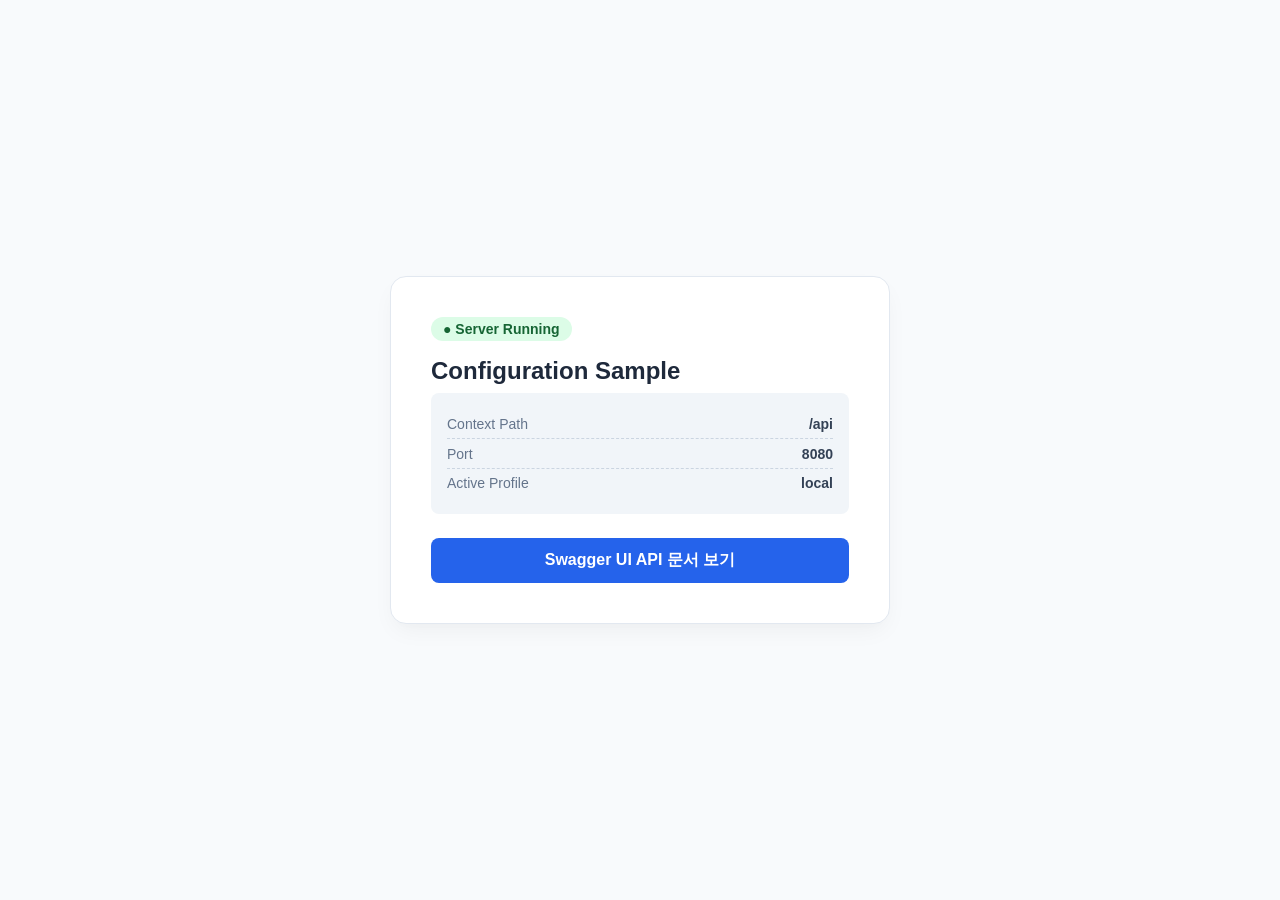
<file: configuration-profile-sample/src/main/resources/static/index.html>
<!DOCTYPE html>
<html lang="ko">
<head>
    <meta charset="UTF-8">
    <meta name="viewport" content="width=device-width, initial-scale=1.0">
    <title>Spring Boot Config Sample</title>
    <style>
        * {
            box-sizing: border-box;
            margin: 0;
            padding: 0;
            font-family: -apple-system, BlinkMacSystemFont, "Segoe UI", Roboto, sans-serif;
        }
        body {
            background-color: #f8fafc;
            color: #0f172a;
            display: flex;
            justify-content: center;
            align-items: center;
            min-height: 100vh;
        }
        .card {
            background: #ffffff;
            padding: 2.5rem;
            border-radius: 1rem;
            box-shadow: 0 10px 25px -5px rgba(0, 0, 0, 0.05), 0 8px 10px -6px rgba(0, 0, 0, 0.01);
            max-width: 500px;
            width: 90%;
            border: 1px solid #e2e8f0;
        }
        .status-badge {
            display: inline-block;
            background-color: #dcfce7;
            color: #166534;
            font-size: 0.875rem;
            font-weight: 600;
            padding: 0.25rem 0.75rem;
            border-radius: 9999px;
            margin-bottom: 1rem;
        }
        h1 {
            font-size: 1.5rem;
            font-weight: 700;
            margin-bottom: 0.5rem;
            color: #1e293b;
        }
        p {
            color: #64748b;
            font-size: 0.95rem;
            margin-bottom: 1.5rem;
            line-height: 1.5;
        }
        .info-group {
            background-color: #f1f5f9;
            border-radius: 0.5rem;
            padding: 1rem;
            margin-bottom: 1.5rem;
        }
        .info-row {
            display: flex;
            justify-content: space-between;
            font-size: 0.875rem;
            padding: 0.4rem 0;
        }
        .info-row:not(:last-child) {
            border-bottom: 1px dashed #cbd5e1;
        }
        .info-label {
            color: #64748b;
        }
        .info-value {
            font-weight: 600;
            color: #334155;
        }
        .btn {
            display: block;
            width: 100%;
            text-align: center;
            background-color: #2563eb;
            color: white;
            padding: 0.75rem;
            border-radius: 0.5rem;
            text-decoration: none;
            font-weight: 600;
            transition: background-color 0.2s;
        }
        .btn:hover {
            background-color: #1d4ed8;
        }
    </style>
</head>
<body>

    <div class="card">
        <span class="status-badge">● Server Running</span>
        <h1>Configuration Sample</h1>

        <div class="info-group">
            <div class="info-row">
                <span class="info-label">Context Path</span>
                <span class="info-value">/api</span>
            </div>
            <div class="info-row">
                <span class="info-label">Port</span>
                <span class="info-value">8080</span>
            </div>
            <div class="info-row">
                <span class="info-label">Active Profile</span>
                <span class="info-value">local</span>
            </div>
        </div>

        <a href="/api/swagger-ui/index.html" class="btn">Swagger UI API 문서 보기</a>
    </div>

</body>
</html>
</file>
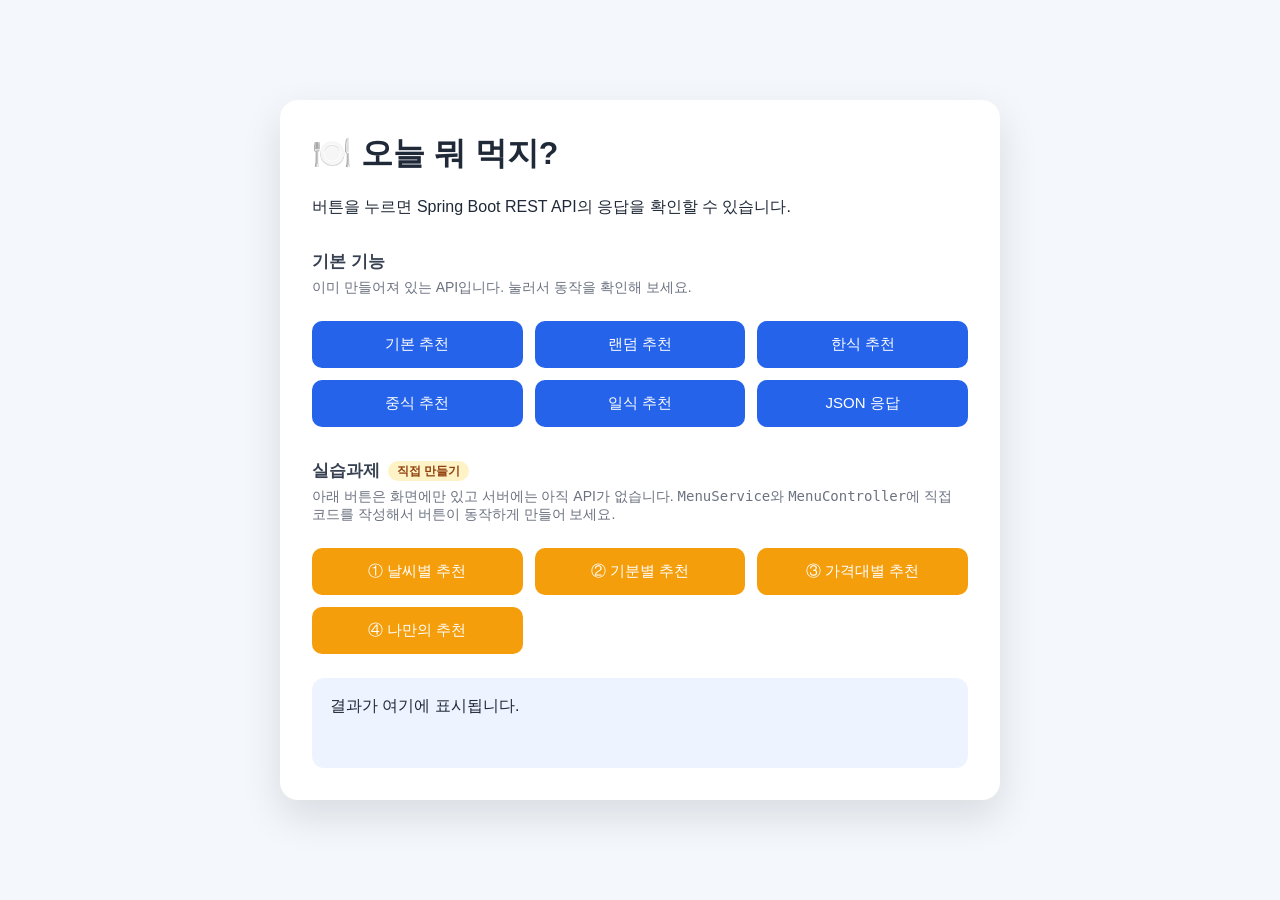
<file: springboot-menu-recommendation/src/main/resources/static/index.html>
<!DOCTYPE html>
<html lang="ko">
<head>
    <meta charset="UTF-8">
    <meta name="viewport" content="width=device-width, initial-scale=1.0">
    <title>오늘 뭐 먹지?</title>
    <style>
        * { box-sizing: border-box; }
        body {
            margin: 0;
            min-height: 100vh;
            display: grid;
            place-items: center;
            font-family: Arial, "Apple SD Gothic Neo", sans-serif;
            background: #f4f7fb;
            color: #1f2937;
        }
        main {
            width: min(720px, 92vw);
            padding: 32px;
            background: white;
            border-radius: 18px;
            box-shadow: 0 16px 40px rgba(15, 23, 42, .12);
        }
        h1 { margin-top: 0; }
        .buttons {
            display: grid;
            grid-template-columns: repeat(auto-fit, minmax(180px, 1fr));
            gap: 12px;
            margin-top: 24px;
        }
        button {
            padding: 14px 16px;
            border: 0;
            border-radius: 10px;
            background: #2563eb;
            color: white;
            font-size: 15px;
            cursor: pointer;
        }
        button:hover { background: #1d4ed8; }
        /* 실습과제용 버튼은 색을 다르게 해서 구분합니다. */
        button.task { background: #f59e0b; }
        button.task:hover { background: #d97706; }
        h2 {
            margin: 32px 0 0;
            font-size: 17px;
            color: #374151;
        }
        h2 .badge {
            margin-left: 8px;
            padding: 3px 9px;
            border-radius: 999px;
            background: #fef3c7;
            color: #92400e;
            font-size: 12px;
            vertical-align: middle;
        }
        .hint {
            margin: 6px 0 0;
            font-size: 14px;
            color: #6b7280;
        }
        #result {
            min-height: 90px;
            margin-top: 24px;
            padding: 18px;
            border-radius: 12px;
            background: #eef4ff;
            white-space: pre-wrap;
            word-break: break-word;
        }
    </style>
</head>
<body>
<main>
    <h1>🍽️ 오늘 뭐 먹지?</h1>
    <p>버튼을 누르면 Spring Boot REST API의 응답을 확인할 수 있습니다.</p>

    <h2>기본 기능</h2>
    <p class="hint">이미 만들어져 있는 API입니다. 눌러서 동작을 확인해 보세요.</p>

    <div class="buttons">
        <button data-url="/api/menu">기본 추천</button>
        <button data-url="/api/menu/random">랜덤 추천</button>
        <button data-url="/api/menu/korean">한식 추천</button>
        <button data-url="/api/menu/chinese">중식 추천</button>
        <button data-url="/api/menu/japanese">일식 추천</button>
        <button data-url="/api/menu/json/korean">JSON 응답</button>
    </div>

    <h2>실습과제<span class="badge">직접 만들기</span></h2>
    <p class="hint">
        아래 버튼은 화면에만 있고 서버에는 아직 API가 없습니다.
        <code>MenuService</code>와 <code>MenuController</code>에 직접 코드를 작성해서
        버튼이 동작하게 만들어 보세요.
    </p>

    <div class="buttons">
        <button class="task" data-task="1">① 날씨별 추천</button>
        <button class="task" data-task="2">② 기분별 추천</button>
        <button class="task" data-task="3">③ 가격대별 추천</button>
        <button class="task" data-task="4">④ 나만의 추천</button>
    </div>

    <div id="result">결과가 여기에 표시됩니다.</div>
</main>
<script>
    const result = document.getElementById("result");

    function pick(candidates) {
        return candidates[Math.floor(Math.random() * candidates.length)];
    }

    // 실습과제 버튼(1~4번)은 누를 때마다 이 후보들 중 하나를 무작위로 골라 호출합니다.
    const taskUrlBuilders = {
        1: () => `/api/menu/weather/${pick(["sunny", "rainy", "hot", "cold"])}`,
        2: () => `/api/menu/mood/${pick(["happy", "sad", "tired", "stressed"])}`,
        3: () => {
            const range = pick([
                { min: 0, max: 5000 },
                { min: 5000, max: 10000 },
                { min: 10000, max: 20000 },
            ]);
            return `/api/menu/price/search?min=${range.min}&max=${range.max}`;
        },
        4: () => `/api/menu/my/${pick(["solo", "friends", "family"])}`,
    };

    document.querySelectorAll("button").forEach((button) => {
        button.addEventListener("click", async () => {
            result.textContent = "요청 중...";

            const url = taskUrlBuilders[button.dataset.task]
                ? taskUrlBuilders[button.dataset.task]()
                : button.dataset.url;

            try {
                const response = await fetch(url);
                const contentType = response.headers.get("content-type") ?? "";

                // 실습과제 버튼인데 API가 아직 없으면(404) 안내 문구를 보여줍니다.
                if (response.status === 404 && button.dataset.task) {
                    result.textContent =
                        `아직 만들지 않은 API입니다. (실습과제 ${button.dataset.task}번)\n\n`
                        + `요청한 주소: GET ${url}\n\n`
                        + `MenuService에 추천 로직을, MenuController에 이 주소를 처리할\n`
                        + `메서드를 추가하면 이 버튼이 동작합니다.`;
                    return;
                }

                if (!response.ok) {
                    throw new Error(`HTTP ${response.status}`);
                }

                if (contentType.includes("application/json")) {
                    const data = await response.json();
                    result.textContent = JSON.stringify(data, null, 2);
                } else {
                    result.textContent = await response.text();
                }
            } catch (error) {
                result.textContent = `오류: ${error.message}`;
            }
        });
    });
</script>
</body>
</html>
</file>
